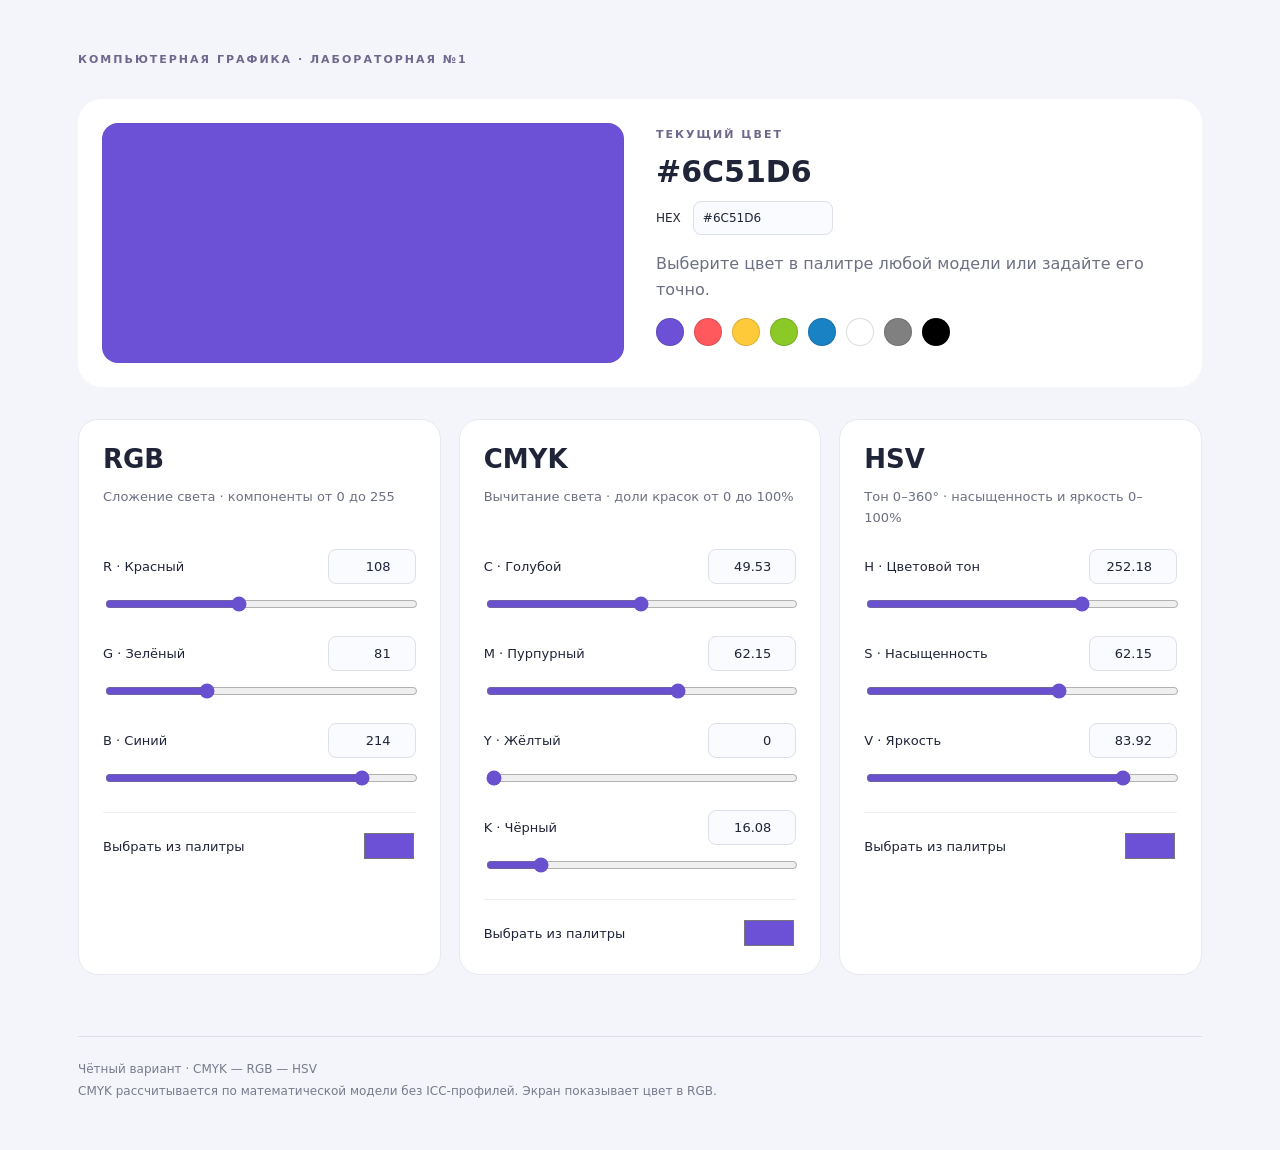
<file: lab1/index.html>
<!doctype html>
<html lang="ru"><head><meta charset="utf-8"><meta name="viewport" content="width=device-width,initial-scale=1"><title>Цветовые модели — лабораторная №1</title><link rel="stylesheet" href="style.css"></head>
<body><main><header><span class="eyebrow">КОМПЬЮТЕРНАЯ ГРАФИКА · ЛАБОРАТОРНАЯ №1</span></header>
<section class="overview"><div id="swatch" role="img" aria-label="Текущий цвет"></div><div><span class="eyebrow">ТЕКУЩИЙ ЦВЕТ</span><h2 id="hexLabel"></h2><label class="hex">HEX <input id="hex" type="text" maxlength="7" pattern="#?[0-9a-fA-F]{6}" aria-label="Цвет HEX"></label><p>Выберите цвет в палитре любой модели или задайте его точно.</p><div id="presets" aria-label="Примеры цветов"></div></div></section>
<div class="models" id="models"></div><p id="status" role="status" aria-live="polite"></p><footer>Чётный вариант · CMYK — RGB — HSV<br>CMYK рассчитывается по математической модели без ICC-профилей. Экран показывает цвет в RGB.</footer></main><script src="color.js"></script><script src="app.js"></script></body></html>
</file>
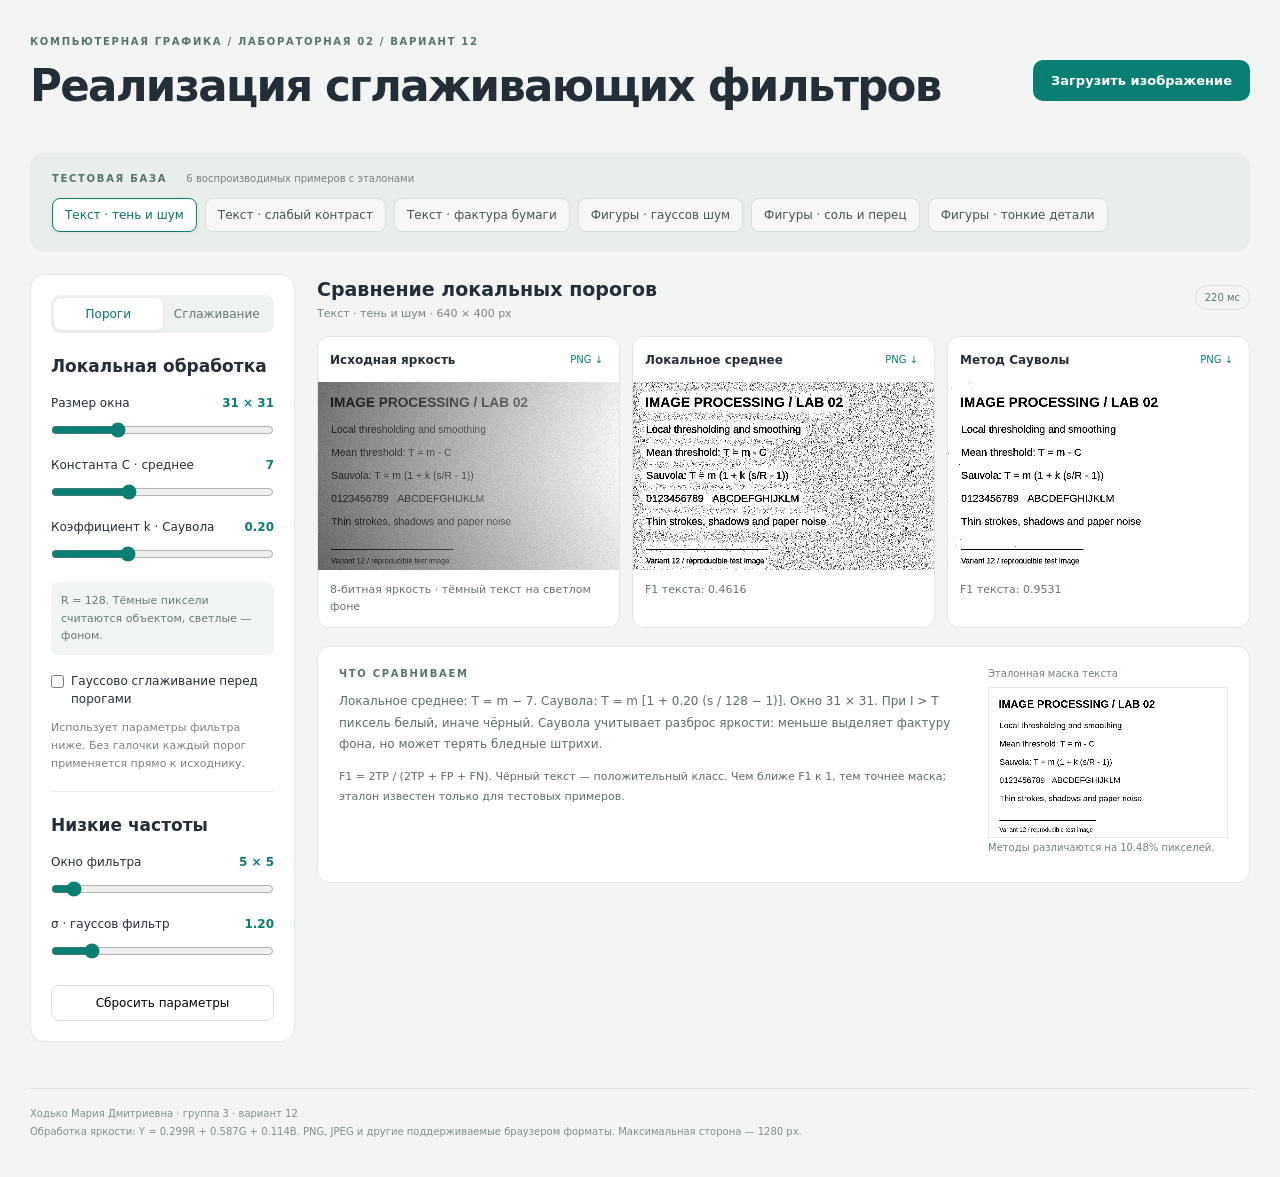
<file: lab2/index.html>
<!doctype html><html lang="ru"><head><meta charset="utf-8"><meta name="viewport" content="width=device-width,initial-scale=1"><title>Обработка изображений · Лабораторная №2</title><link rel="stylesheet" href="style.css"></head>
<body><main>
<header><div><div class="eyebrow">КОМПЬЮТЕРНАЯ ГРАФИКА / ЛАБОРАТОРНАЯ 02 / ВАРИАНТ 12</div><h1>Реализация сглаживающих фильтров</h1></div><label class="upload">Загрузить изображение<input id="file" type="file" accept="image/*"></label></header>
<section class="examples"><div class="section-label">ТЕСТОВАЯ БАЗА <span>6 воспроизводимых примеров с эталонами</span></div><div id="demos" class="demo-list"></div><p id="description"></p></section>
<div class="workspace"><aside><div class="tabs" role="group" aria-label="Режим обработки"><button id="thresholdTab" class="active" aria-pressed="true">Пороги</button><button id="smoothTab" aria-pressed="false">Сглаживание</button></div>
<div id="thresholdControls"><h2>Локальная обработка</h2><label class="control">Размер окна <output id="windowOut">31 × 31</output><input id="window" type="range" min="3" max="101" step="2" value="31"></label><label class="control">Константа C · среднее <output id="cOut">7</output><input id="c" type="range" min="-10" max="40" step="1" value="7"></label><label class="control">Коэффициент k · Саувола <output id="kOut">0.20</output><input id="k" type="range" min="0" max="0.6" step="0.01" value="0.2"></label><div class="note">R = 128. Тёмные пиксели считаются объектом, светлые — фоном.</div><label class="check"><input id="prefilter" type="checkbox"> Гауссово сглаживание перед порогами</label><p class="hint">Использует параметры фильтра ниже. Без галочки каждый порог применяется прямо к исходнику.</p></div>
<div id="filterControls"><h2>Низкие частоты</h2><label class="control">Окно фильтра <output id="kernelOut">5 × 5</output><input id="kernel" type="range" min="3" max="31" step="2" value="5"></label><label class="control">σ · гауссов фильтр <output id="sigmaOut">1.20</output><input id="sigma" type="range" min="0.3" max="6" step="0.1" value="1.2"></label></div><button id="reset" class="secondary">Сбросить параметры</button></aside>
<section class="results" aria-label="Сравнение изображений"><div class="result-header"><div><h2 id="modeTitle">Сравнение локальных порогов</h2><p id="meta"></p></div><span id="elapsed" class="badge"></span></div><div class="cards">
<article class="image-card"><div class="card-title"><h3>Исходная яркость</h3><button data-save="original" aria-label="Сохранить исходную яркость">PNG ↓</button></div><canvas id="original" tabindex="0" role="img" aria-label="Исходное изображение в градациях серого"></canvas><div class="metric" id="metricOriginal"></div></article>
<article class="image-card"><div class="card-title"><h3 id="titleA">Локальное среднее</h3><button data-save="resultA" aria-label="Сохранить результат первого метода">PNG ↓</button></div><canvas id="resultA" tabindex="0" role="img" aria-label="Результат первого метода"></canvas><div class="metric" id="metricA"></div></article>
<article class="image-card"><div class="card-title"><h3 id="titleB">Метод Сауволы</h3><button data-save="resultB" aria-label="Сохранить результат второго метода">PNG ↓</button></div><canvas id="resultB" tabindex="0" role="img" aria-label="Результат второго метода"></canvas><div class="metric" id="metricB"></div></article>
</div><div class="analysis"><div><div class="section-label">ЧТО СРАВНИВАЕМ</div><p id="explanation"></p><p id="metricExplanation" class="hint"></p></div><div class="reference"><span id="referenceTitle">Эталон</span><canvas id="reference" tabindex="0" role="img" aria-label="Эталон или разность результатов"></canvas><span id="difference"></span></div></div></section></div>
<p id="status" role="status" aria-live="polite"></p><footer>Ходько Мария Дмитриевна · группа 3 · вариант 12<br>Обработка яркости: Y = 0.299R + 0.587G + 0.114B. PNG, JPEG и другие поддерживаемые браузером форматы. Максимальная сторона — 1280 px.</footer>
</main><dialog id="zoom"><button id="closeZoom" autofocus>Закрыть ×</button><img id="zoomImage" alt="Изображение в полном размере"></dialog><script src="processing.js"></script><script src="demos.js"></script><script src="app.js"></script></body></html>
</file>
<file: lab1/style.css>
:root{font-family:system-ui,-apple-system,sans-serif;color:#202438;background:#f4f5fa;accent-color:#6850ce}*{box-sizing:border-box}body{margin:0}main{max-width:1180px;margin:auto;padding:48px 28px}header{max-width:780px}.eyebrow{font-size:11px;font-weight:750;letter-spacing:2px;color:#70688c}h1{font-size:clamp(36px,5vw,60px);letter-spacing:-2px;line-height:1.06;margin:20px 0}p{color:#6c7082;line-height:1.6}header p{font-size:17px}.overview{display:grid;grid-template-columns:1fr 1fr;gap:32px;background:white;padding:24px;border-radius:24px;margin:32px 0}#swatch{min-height:240px;border-radius:16px;box-shadow:inset 0 0 0 1px #00000008}h2{font-size:30px;margin:12px 0}.hex{display:flex;align-items:center;gap:12px;font-size:12px}.hex input{width:140px}input[type=text],input[type=number]{font:inherit;border:1px solid #dddfea;border-radius:8px;padding:9px;background:#fafbfe;color:#202438}input:focus-visible,button:focus-visible{outline:3px solid #9c8ce5;outline-offset:3px}#presets{display:flex;gap:10px;flex-wrap:wrap}#presets button{border:1px solid #0002;width:28px;height:28px;border-radius:50%;cursor:pointer}.models{display:grid;grid-template-columns:repeat(3,1fr);gap:18px}.model{background:white;border:1px solid #e8e8f0;border-radius:20px;padding:24px}.model h2{font-size:26px;margin:0}.model p{font-size:13px;min-height:42px}.palette{display:flex;align-items:center;justify-content:space-between;font-size:13px;border-top:1px solid #eee;padding-top:16px;margin-top:22px}input[type=color]{width:54px;height:34px;border:0;padding:0;background:transparent;cursor:pointer}.row{margin:20px 0}.row label{display:flex;justify-content:space-between;align-items:center;font-size:13px;gap:8px}.row input[type=number]{width:88px;text-align:right}.row input[type=range]{width:100%;margin-top:12px;cursor:pointer}footer{border-top:1px solid #dddfea;margin-top:24px;padding-top:22px;color:#777b8c;font-size:12px;line-height:1.8}#status{min-height:24px;font-size:13px}@media(max-width:850px){.models{grid-template-columns:1fr}.overview{grid-template-columns:1fr}main{padding:26px 18px}#swatch{min-height:180px}.model p{min-height:0}}
</file>
<file: lab2/style.css>
:root{font-family:system-ui,-apple-system,sans-serif;color:#242e38;background:#f3f5f5;accent-color:#087f72}*{box-sizing:border-box}body{margin:0}main{max-width:1500px;margin:auto;padding:36px 30px}header{display:flex;align-items:center;justify-content:space-between;gap:24px}h1{font-size:clamp(28px,3.4vw,46px);letter-spacing:-1.7px;line-height:1.15;margin:14px 0}header p{margin-bottom:0;color:#62717a}.eyebrow,.section-label{font-size:10px;font-weight:800;letter-spacing:1.7px;color:#587369}.section-label span{letter-spacing:0;font-weight:400;margin-left:14px;color:#76817c}button,.upload{font:inherit;cursor:pointer}.upload{position:relative;display:inline-flex;background:#087f72;color:white;padding:13px 18px;border-radius:10px;white-space:nowrap;font-size:13px;font-weight:600}.upload input{position:absolute;inset:0;opacity:0;width:100%;cursor:pointer}.upload:focus-within{outline:3px solid #5fc9b3;outline-offset:3px}.examples{margin:28px 0 22px;padding:20px 22px;background:#e9eeeb;border-radius:14px}.demo-list{display:flex;gap:8px;flex-wrap:wrap;margin-top:14px}.demo-list button{background:#fff9;border:1px solid #d4dfd8;border-radius:8px;padding:9px 12px;font-size:12px;color:#47544d}.demo-list button.active{background:#fff;border-color:#087f72;color:#087267;box-shadow:0 1px 4px #194c2012}.examples p{font-size:12px;margin:12px 0 0;line-height:1.6;color:#61746a}.workspace{display:grid;grid-template-columns:265px minmax(0,1fr);gap:22px}aside{padding:20px;background:#fff;border:1px solid #e0e7e3;border-radius:14px}.tabs{display:flex;padding:3px;background:#eef2f0;border-radius:9px}.tabs button{border:0;background:transparent;padding:9px 6px;border-radius:7px;flex:1;font-size:12px;color:#69786f}.tabs .active{background:#fff;color:#08776b;box-shadow:0 1px 4px #0001}h2{font-size:17px;margin:23px 0 9px}h3{font-size:12px;font-weight:650;margin:0}.hint{font-size:11px;line-height:1.65;color:#78817e}.control{display:block;font-size:12px;margin:20px 0}.control output{float:right;font-variant-numeric:tabular-nums;font-weight:600;color:#087f72}.control input{display:block;width:100%;margin:12px 0 0}.note{padding:10px;background:#f2f6f3;border-radius:7px;font-size:11px;line-height:1.6;color:#697a70}.check{display:flex;align-items:flex-start;gap:7px;font-size:12px;margin-top:17px;line-height:1.5}.check input{margin:3px 0}#filterControls{border-top:1px solid #e8ede9;margin-top:18px}.secondary{width:100%;padding:10px;border:1px solid #d6dfd9;border-radius:8px;background:white;font-size:12px;margin-top:6px}.result-header{display:flex;align-items:center;justify-content:space-between;gap:10px;margin:0 0 16px}.result-header h2{font-size:19px;margin:4px 0 7px}.result-header p{font-size:11px;color:#79847e;margin:0}.badge{font-size:10px;color:#5e7567;border:1px solid #d6e1d9;border-radius:20px;padding:6px 9px;white-space:nowrap}.cards{display:grid;grid-template-columns:repeat(3,minmax(0,1fr));gap:12px}.image-card{background:white;border:1px solid #dfe6e1;border-radius:12px;overflow:hidden}.card-title{padding:13px 12px;display:flex;align-items:center;justify-content:space-between;gap:5px}.card-title button{border:0;background:transparent;font-size:10px;color:#087f72;padding:4px}.image-card canvas{display:block;width:100%;height:auto;background:#f1f2f1;cursor:zoom-in}.metric{padding:12px;font-size:11px;line-height:1.5;color:#657569;min-height:48px;font-variant-numeric:tabular-nums}.analysis{margin-top:18px;display:grid;grid-template-columns:1fr 240px;gap:25px;padding:21px;background:white;border:1px solid #dfe6e1;border-radius:12px;align-items:start}.analysis p{font-size:12px;line-height:1.8;margin-bottom:0;color:#5c6e62}.analysis .hint{font-size:11px}.reference span{font-size:10px;color:#708276;display:block;margin-bottom:8px}.reference canvas{width:100%;height:auto;border:1px solid #e4e9e5;cursor:zoom-in}button:focus-visible,canvas:focus-visible{outline:3px solid #62c8b0;outline-offset:3px}footer{border-top:1px solid #dce3dd;margin-top:18px;padding-top:16px;font-size:10px;line-height:1.8;color:#809086}#status{font-size:12px;color:#a2432e;min-height:16px}dialog{border:1px solid #d4ded6;border-radius:14px;max-width:95vw;max-height:95vh;padding:18px}dialog::backdrop{background:#153228a8}dialog img{display:block;max-width:88vw;max-height:80vh;object-fit:contain}dialog button{display:block;margin:0 0 12px auto;border:0;background:#eef5f0;padding:8px 14px;border-radius:7px}@media(max-width:1100px){.workspace{grid-template-columns:225px minmax(0,1fr)}.cards{grid-template-columns:1fr}.image-card canvas{max-height:300px;object-fit:contain}.analysis{grid-template-columns:1fr}.reference{max-width:320px}}@media(max-width:650px){main{padding:22px 14px}header{display:block}.upload{margin-top:18px}.workspace{grid-template-columns:1fr}.examples{padding:17px}.section-label span{display:block;margin:8px 0 0}.analysis{padding:16px}.result-header h2{font-size:17px}}

#description:empty{display:none}
</file>
